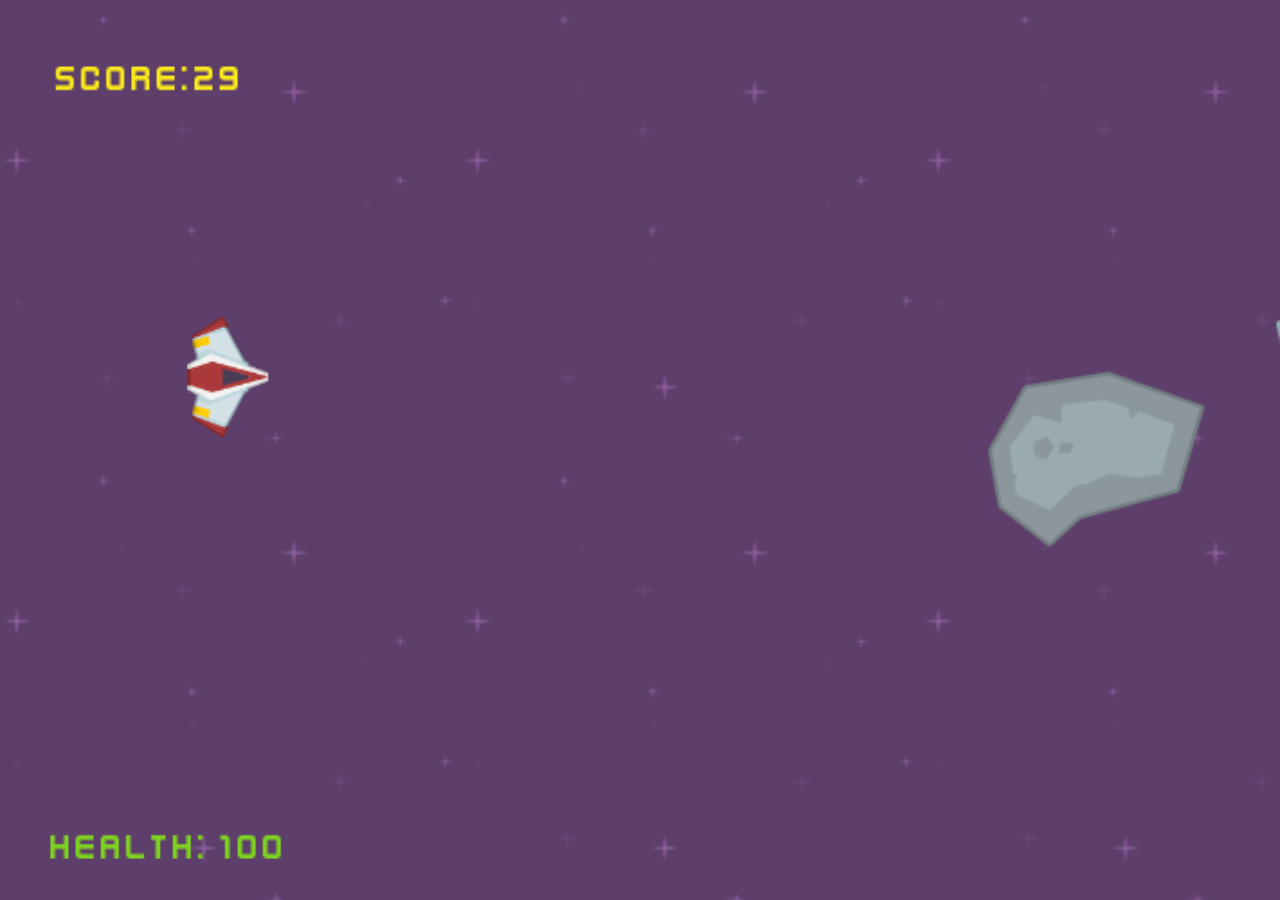
<file: juego/index.html>
<!DOCTYPE html>
<html>
<head>
    <meta charset="UTF-8"/>
    <link rel="manifest" href="manifest.webmanifest">

    <meta name="apple-mobile-web-app-capable" content="yes">
    <meta name="apple-mobile-web-app-status-bar-style" content="black-translucent">

    <meta name="theme-color" content="#000000" />
    <meta name="viewport" content="width=device-width, initial-scale=1.0, maximum-scale=1.0, user-scalable=no" />

	<style>
		body {
			margin: 0;
			padding: 0;
			background-color: #000000;
            overflow: hidden;
		}
        #canvasArea {
            margin-left: auto;
            margin-right: auto;
            overflow: hidden;
        }

        
	</style>
    <!-- Libs and GDJS core files : -->
		<script src="libs/jshashtable.js" crossorigin="anonymous"></script>
	<script src="logger.js" crossorigin="anonymous"></script>
	<script src="gd.js" crossorigin="anonymous"></script>
	<script src="libs/rbush.js" crossorigin="anonymous"></script>
	<script src="AsyncTasksManager.js" crossorigin="anonymous"></script>
	<script src="inputmanager.js" crossorigin="anonymous"></script>
	<script src="jsonmanager.js" crossorigin="anonymous"></script>
	<script src="Model3DManager.js" crossorigin="anonymous"></script>
	<script src="ResourceLoader.js" crossorigin="anonymous"></script>
	<script src="ResourceCache.js" crossorigin="anonymous"></script>
	<script src="timemanager.js" crossorigin="anonymous"></script>
	<script src="polygon.js" crossorigin="anonymous"></script>
	<script src="runtimeobject.js" crossorigin="anonymous"></script>
	<script src="profiler.js" crossorigin="anonymous"></script>
	<script src="RuntimeInstanceContainer.js" crossorigin="anonymous"></script>
	<script src="runtimescene.js" crossorigin="anonymous"></script>
	<script src="scenestack.js" crossorigin="anonymous"></script>
	<script src="force.js" crossorigin="anonymous"></script>
	<script src="RuntimeLayer.js" crossorigin="anonymous"></script>
	<script src="layer.js" crossorigin="anonymous"></script>
	<script src="RuntimeCustomObjectLayer.js" crossorigin="anonymous"></script>
	<script src="timer.js" crossorigin="anonymous"></script>
	<script src="runtimewatermark.js" crossorigin="anonymous"></script>
	<script src="runtimegame.js" crossorigin="anonymous"></script>
	<script src="variable.js" crossorigin="anonymous"></script>
	<script src="variablescontainer.js" crossorigin="anonymous"></script>
	<script src="oncetriggers.js" crossorigin="anonymous"></script>
	<script src="runtimebehavior.js" crossorigin="anonymous"></script>
	<script src="SpriteAnimator.js" crossorigin="anonymous"></script>
	<script src="spriteruntimeobject.js" crossorigin="anonymous"></script>
	<script src="affinetransformation.js" crossorigin="anonymous"></script>
	<script src="CustomRuntimeObjectInstanceContainer.js" crossorigin="anonymous"></script>
	<script src="CustomRuntimeObject.js" crossorigin="anonymous"></script>
	<script src="CustomRuntimeObject2D.js" crossorigin="anonymous"></script>
	<script src="indexeddb.js" crossorigin="anonymous"></script>
	<script src="events-tools/commontools.js" crossorigin="anonymous"></script>
	<script src="events-tools/variabletools.js" crossorigin="anonymous"></script>
	<script src="events-tools/runtimescenetools.js" crossorigin="anonymous"></script>
	<script src="events-tools/inputtools.js" crossorigin="anonymous"></script>
	<script src="events-tools/objecttools.js" crossorigin="anonymous"></script>
	<script src="events-tools/cameratools.js" crossorigin="anonymous"></script>
	<script src="events-tools/soundtools.js" crossorigin="anonymous"></script>
	<script src="events-tools/storagetools.js" crossorigin="anonymous"></script>
	<script src="events-tools/stringtools.js" crossorigin="anonymous"></script>
	<script src="events-tools/windowtools.js" crossorigin="anonymous"></script>
	<script src="events-tools/networktools.js" crossorigin="anonymous"></script>
	<script src="splash/gd-logo-light.js" crossorigin="anonymous"></script>
	<script src="pixi-renderers/pixi.js" crossorigin="anonymous"></script>
	<script src="pixi-renderers/pixi-filters-tools.js" crossorigin="anonymous"></script>
	<script src="pixi-renderers/runtimegame-pixi-renderer.js" crossorigin="anonymous"></script>
	<script src="pixi-renderers/runtimescene-pixi-renderer.js" crossorigin="anonymous"></script>
	<script src="pixi-renderers/layer-pixi-renderer.js" crossorigin="anonymous"></script>
	<script src="pixi-renderers/pixi-image-manager.js" crossorigin="anonymous"></script>
	<script src="pixi-renderers/pixi-bitmapfont-manager.js" crossorigin="anonymous"></script>
	<script src="pixi-renderers/spriteruntimeobject-pixi-renderer.js" crossorigin="anonymous"></script>
	<script src="pixi-renderers/CustomRuntimeObject2DPixiRenderer.js" crossorigin="anonymous"></script>
	<script src="pixi-renderers/DebuggerPixiRenderer.js" crossorigin="anonymous"></script>
	<script src="pixi-renderers/loadingscreen-pixi-renderer.js" crossorigin="anonymous"></script>
	<script src="pixi-renderers/pixi-effects-manager.js" crossorigin="anonymous"></script>
	<script src="howler-sound-manager/howler.min.js" crossorigin="anonymous"></script>
	<script src="howler-sound-manager/howler-sound-manager.js" crossorigin="anonymous"></script>
	<script src="fontfaceobserver-font-manager/fontfaceobserver.js" crossorigin="anonymous"></script>
	<script src="fontfaceobserver-font-manager/fontfaceobserver-font-manager.js" crossorigin="anonymous"></script>
	<script src="Extensions/DestroyOutsideBehavior/destroyoutsideruntimebehavior.js" crossorigin="anonymous"></script>
	<script src="Extensions/ParticleSystem/particleemitterobject-pixi-renderer.js" crossorigin="anonymous"></script>
	<script src="Extensions/ParticleSystem/particleemitterobject.js" crossorigin="anonymous"></script>
	<script src="Extensions/ParticleSystem/pixi-particles-pixi-renderer.min.js" crossorigin="anonymous"></script>
	<script src="Extensions/TextObject/textruntimeobject-pixi-renderer.js" crossorigin="anonymous"></script>
	<script src="Extensions/TextObject/textruntimeobject.js" crossorigin="anonymous"></script>
	<script src="Extensions/TiledSpriteObject/tiledspriteruntimeobject-pixi-renderer.js" crossorigin="anonymous"></script>
	<script src="Extensions/TiledSpriteObject/tiledspriteruntimeobject.js" crossorigin="anonymous"></script>
	<script src="gdjs-evtsext__firebullet__firebullet.js" crossorigin="anonymous"></script>
	<script src="gdjs-evtsext__flash__colortint-func.js" crossorigin="anonymous"></script>
	<script src="gdjs-evtsext__flash__flash.js" crossorigin="anonymous"></script>
	<script src="gdjs-evtsext__flash__istinted-func.js" crossorigin="anonymous"></script>
	<script src="gdjs-evtsext__flash__togglecolortint-func.js" crossorigin="anonymous"></script>
	<script src="gdjs-evtsext__flash__toggleeffect-func.js" crossorigin="anonymous"></script>
	<script src="gdjs-evtsext__flash__togglevisibility-func.js" crossorigin="anonymous"></script>
	<script src="gdjs-evtsext__health__health.js" crossorigin="anonymous"></script>
	<script src="gdjs-evtsext__stayonscreen__stayonscreen.js" crossorigin="anonymous"></script>
	<script src="object-capabilities/AnimatableBehavior.js" crossorigin="anonymous"></script>
	<script src="object-capabilities/EffectBehavior.js" crossorigin="anonymous"></script>
	<script src="object-capabilities/FlippableBehavior.js" crossorigin="anonymous"></script>
	<script src="object-capabilities/OpacityBehavior.js" crossorigin="anonymous"></script>
	<script src="object-capabilities/ResizableBehavior.js" crossorigin="anonymous"></script>
	<script src="object-capabilities/ScalableBehavior.js" crossorigin="anonymous"></script>
	<script src="object-capabilities/TextContainerBehavior.js" crossorigin="anonymous"></script>
	<script src="Extensions/3D/HemisphereLight.js" crossorigin="anonymous"></script>
	<script src="code0.js" crossorigin="anonymous"></script>
	<script src="code1.js" crossorigin="anonymous"></script>
	<script src="data.js" crossorigin="anonymous"></script>


</head>
<body>

    
	<script>

    (function() {
        //Initialization
        var game = new gdjs.RuntimeGame(gdjs.projectData, gdjs.runtimeGameOptions);

        //Create a renderer
        game.getRenderer().createStandardCanvas(document.body);

        //Bind keyboards/mouse/touch events
        game.getRenderer().bindStandardEvents(game.getInputManager(), window, document);

        //Load all assets and start the game
        game.loadAllAssets(function() {
            game.startGameLoop();
        });
    })();

	</script>
</body>
</html>
</file>
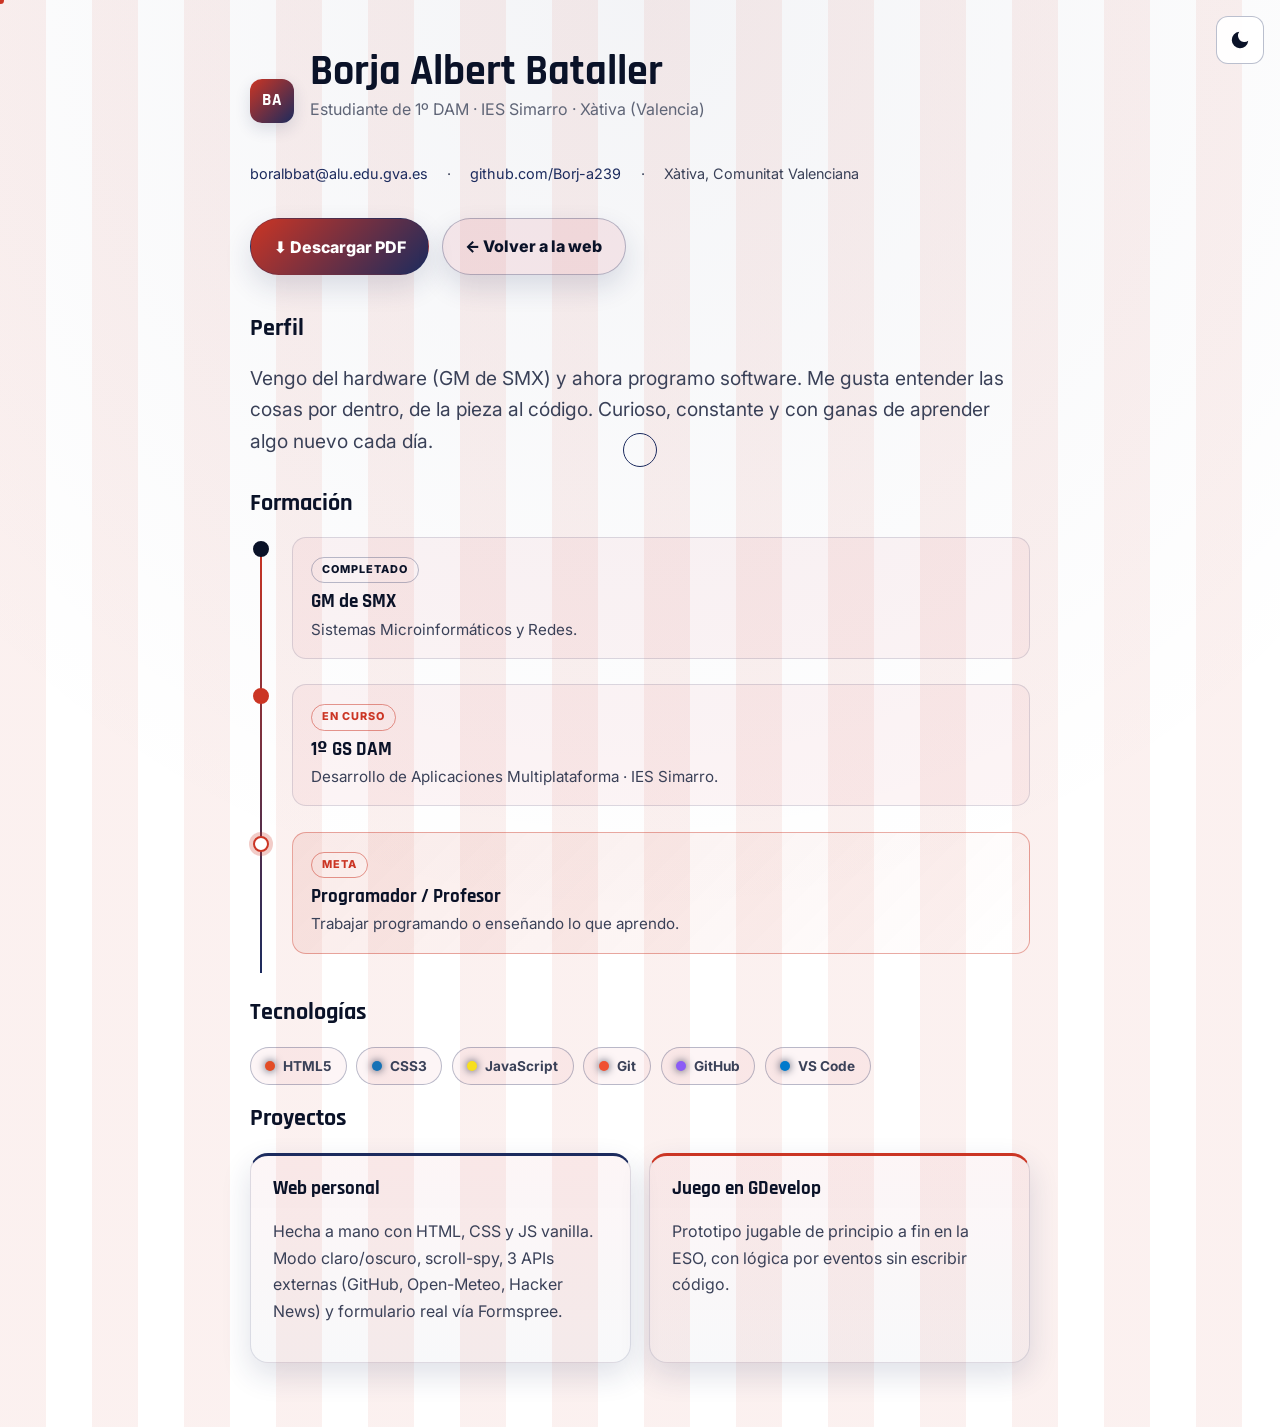
<file: cv.html>
<!DOCTYPE html>
<html lang="es" data-theme="dark">
<head>
  <meta charset="UTF-8" />
  <meta name="viewport" content="width=device-width, initial-scale=1.0" />
  <title>CV · Borja Albert Bataller</title>
  <meta name="description" content="Currículum de Borja Albert Bataller, estudiante de 1º DAM (IES Simarro). Formación, tecnologías y proyectos." />
  <meta property="og:type" content="profile" />
  <meta property="og:title" content="CV · Borja Albert Bataller" />
  <meta property="og:description" content="Currículum de 1º DAM: formación, tecnologías y proyectos." />
  <meta property="og:url" content="https://borj-a239.github.io/web-personal/cv.html" />
  <meta name="theme-color" content="#0a0a0f" />
  <link rel="icon" href="data:image/svg+xml,<svg xmlns='http://www.w3.org/2000/svg' viewBox='0 0 64 64'><rect width='64' height='64' rx='14' fill='%23d4ff00'/><text x='50%25' y='54%25' font-family='Arial' font-size='30' font-weight='900' fill='black' text-anchor='middle' dominant-baseline='middle'>BA</text></svg>" />
  <link rel="preconnect" href="https://fonts.googleapis.com" />
  <link rel="preconnect" href="https://fonts.gstatic.com" crossorigin />
  <link href="https://fonts.googleapis.com/css2?family=Inter:wght@400;500;700&family=Rajdhani:wght@500;600;700&display=swap" rel="stylesheet" />
  <link rel="stylesheet" href="styles.css" />
  <script>
    (function () {
      var t;
      try {
        t = localStorage.getItem("theme");
        if (!t) t = window.matchMedia("(prefers-color-scheme: light)").matches ? "light" : "dark";
      } catch (e) { t = "dark"; }
      document.documentElement.dataset.theme = t;
      document.documentElement.classList.add("js");
      var m = document.querySelector('meta[name="theme-color"]');
      if (m) m.setAttribute("content", t === "light" ? "#ffffff" : "#0a0a0f");
      var bg = t === "light" ? "%23cb3524" : "%23d4ff00";
      var tx = t === "light" ? "white" : "black";
      var l = document.querySelector('link[rel="icon"]');
      if (l) l.href = "data:image/svg+xml,<svg xmlns='http://www.w3.org/2000/svg' viewBox='0 0 64 64'><rect width='64' height='64' rx='14' fill='" + bg + "'/><text x='50%25' y='54%25' font-family='Arial' font-size='30' font-weight='900' fill='" + tx + "' text-anchor='middle' dominant-baseline='middle'>BA</text></svg>";
    })();
  </script>
  <script src="layout.js" defer></script>
  <style>
    .cv-wrap { max-width: 820px; margin: 0 auto; padding: 3rem 1.25rem 4rem; }
    .cv-head { display: flex; align-items: center; gap: 1rem; flex-wrap: wrap; margin-bottom: .5rem; }
    .cv-head h1 { margin: 0; font-size: clamp(1.8rem, 5vw, 2.6rem); }
    .cv-sub { color: var(--muted); margin: 0 0 2rem; }
    .cv-contact { display: flex; flex-wrap: wrap; gap: .6rem 1.2rem; margin: 0 0 2rem; font-size: .9rem; color: var(--text-soft); }
    .cv-contact a { color: var(--accent-2); text-decoration: none; }
    .cv-actions { display: flex; gap: .8rem; flex-wrap: wrap; margin: 1.5rem 0 2.5rem; }
    /* Arreglament: sense IntersectionObserver, forçar visibilitat de timeline i cards */
    .card, .tl-item { opacity: 1 !important; transform: none !important; }
    @media print {
      .skip-link, .cursor-dot, .cursor-ring, .theme-toggle, .cv-actions, .bottom-nav { display: none !important; }
      body { background: #fff !important; color: #000 !important; }
      .cv-wrap { padding: 0; }
      .card, .tl-content { box-shadow: none !important; border-color: #ccc !important; }
    }
  </style>
</head>
<body>
  <main class="cv-wrap" id="contenido">
    <div class="cv-head">
      <span class="monogram" aria-hidden="true">BA</span>
      <div>
        <h1>Borja Albert Bataller</h1>
        <p class="cv-sub">Estudiante de 1º DAM · IES Simarro · Xàtiva (Valencia)</p>
      </div>
    </div>

    <p class="cv-contact">
      <a href="mailto:boralbbat@alu.edu.gva.es">boralbbat@alu.edu.gva.es</a>
      <span>·</span>
      <a href="https://github.com/Borj-a239" target="_blank" rel="noopener">github.com/Borj-a239</a>
      <span>·</span>
      <span>Xàtiva, Comunitat Valenciana</span>
    </p>

    <div class="cv-actions">
      <button class="btn" type="button" onclick="window.print()">⬇ Descargar PDF</button>
      <a class="btn btn-ghost" href="index.html">← Volver a la web</a>
    </div>

    <section aria-labelledby="cv-perfil">
      <h2 id="cv-perfil">Perfil</h2>
      <p class="section-intro">Vengo del hardware (GM de SMX) y ahora programo software. Me gusta entender las cosas por dentro, de la pieza al código. Curioso, constante y con ganas de aprender algo nuevo cada día.</p>
    </section>

    <section aria-labelledby="cv-formacion">
      <h2 id="cv-formacion">Formación</h2>
      <ol class="timeline">
        <li class="tl-item done"><span class="tl-dot"></span><div class="tl-content"><span class="tl-tag">Completado</span><h3>GM de SMX</h3><p>Sistemas Microinformáticos y Redes.</p></div></li>
        <li class="tl-item current"><span class="tl-dot"></span><div class="tl-content"><span class="tl-tag">En curso</span><h3>1º GS DAM</h3><p>Desarrollo de Aplicaciones Multiplataforma · IES Simarro.</p></div></li>
        <li class="tl-item goal"><span class="tl-dot"></span><div class="tl-content"><span class="tl-tag">Meta</span><h3>Programador / Profesor</h3><p>Trabajar programando o enseñando lo que aprendo.</p></div></li>
      </ol>
    </section>

    <section aria-labelledby="cv-tech">
      <h2 id="cv-tech">Tecnologías</h2>
      <ul class="badges">
        <li class="badge-tech"><span class="badge-dot" style="background:#E34C26"></span>HTML5</li>
        <li class="badge-tech"><span class="badge-dot" style="background:#1572B6"></span>CSS3</li>
        <li class="badge-tech"><span class="badge-dot" style="background:#F7DF1E"></span>JavaScript</li>
        <li class="badge-tech"><span class="badge-dot" style="background:#F05032"></span>Git</li>
        <li class="badge-tech"><span class="badge-dot" style="background:#8b5cf6"></span>GitHub</li>
        <li class="badge-tech"><span class="badge-dot" style="background:#007ACC"></span>VS Code</li>
      </ul>
    </section>

    <section aria-labelledby="cv-proyectos">
      <h2 id="cv-proyectos">Proyectos</h2>
      <div class="grid">
        <article class="card azul"><h3>Web personal</h3><p>Hecha a mano con HTML, CSS y JS vanilla. Modo claro/oscuro, scroll-spy, 3 APIs externas (GitHub, Open-Meteo, Hacker News) y formulario real vía Formspree.</p></article>
        <article class="card rojo"><h3>Juego en GDevelop</h3><p>Prototipo jugable de principio a fin en la ESO, con lógica por eventos sin escribir código.</p></article>
      </div>
    </section>
  </main>
</body>
</html>
</file>
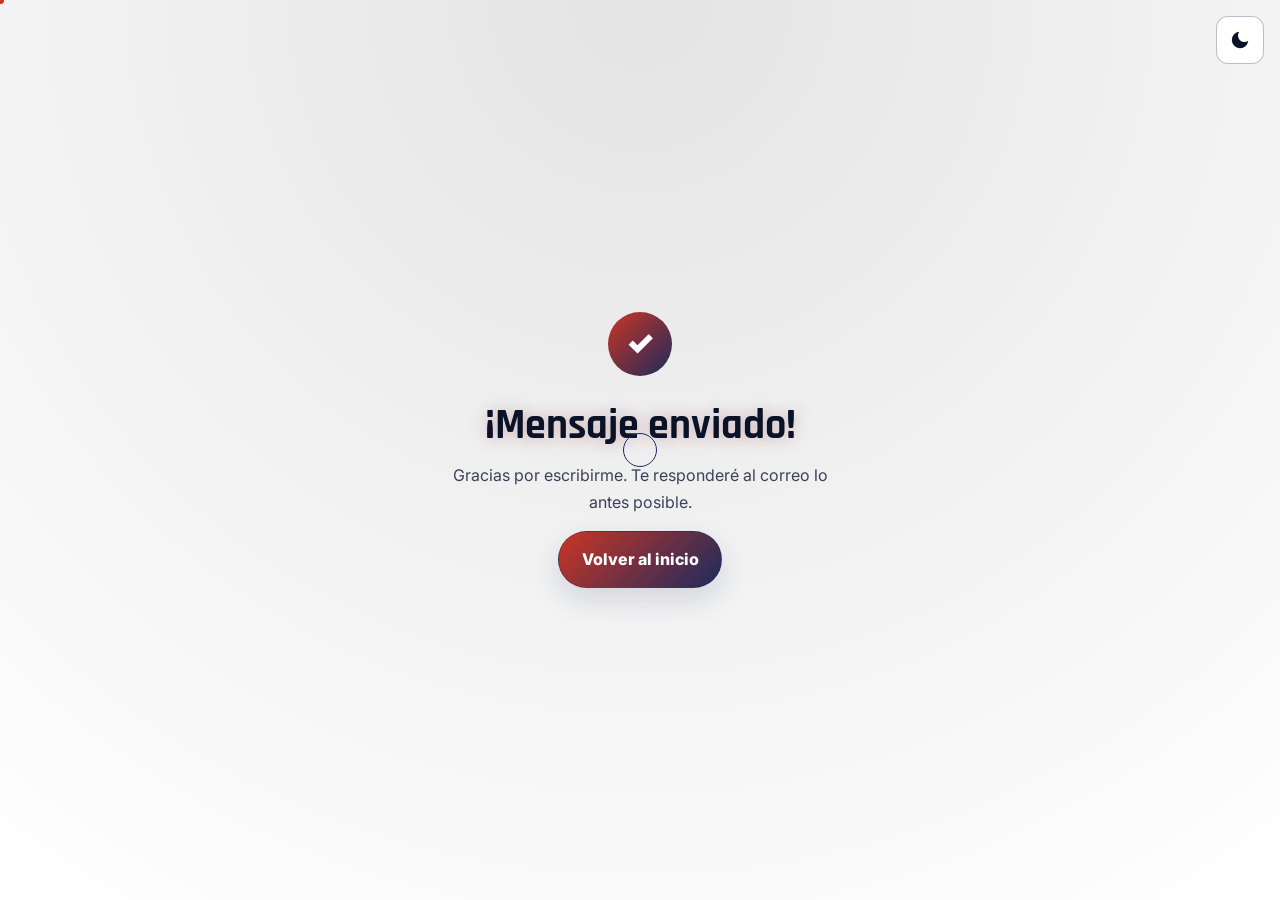
<file: gracias.html>
<!DOCTYPE html>
<html lang="es" data-theme="dark">
<head>
  <meta charset="UTF-8" />
  <meta name="viewport" content="width=device-width, initial-scale=1.0" />
  <title>Gracias · Mensaje enviado</title>
  <meta name="description" content="Mensaje enviado correctamente. Gracias por escribirme." />
  <meta property="og:type" content="website" />
  <meta property="og:title" content="Gracias · Mensaje enviado" />
  <meta property="og:description" content="Tu mensaje se ha enviado correctamente." />
  <meta name="theme-color" content="#0a0a0f" />
  <link rel="icon" href="data:image/svg+xml,<svg xmlns='http://www.w3.org/2000/svg' viewBox='0 0 64 64'><rect width='64' height='64' rx='14' fill='%23d4ff00'/><text x='50%25' y='54%25' font-family='Arial' font-size='30' font-weight='900' fill='black' text-anchor='middle' dominant-baseline='middle'>BA</text></svg>" />
  <link rel="preconnect" href="https://fonts.googleapis.com" />
  <link rel="preconnect" href="https://fonts.gstatic.com" crossorigin />
  <link href="https://fonts.googleapis.com/css2?family=Inter:wght@400;500;700&family=Rajdhani:wght@500;600;700&display=swap" rel="stylesheet" />
  <link rel="stylesheet" href="styles.css" />
  <script>
    (function(){var t;try{t=localStorage.getItem("theme");if(!t)t=window.matchMedia("(prefers-color-scheme: light)").matches?"light":"dark";}catch(e){t="dark";}document.documentElement.dataset.theme=t;document.documentElement.classList.add("js");var m=document.querySelector('meta[name="theme-color"]');if(m)m.setAttribute("content",t==="light"?"#ffffff":"#0a0a0f");})();
  </script>
  <script src="layout.js" defer></script>
</head>
<body>
  <div class="notfound" id="contenido">
    <div class="thanks-icon">✓</div>
    <h1 class="nf-title">¡Mensaje enviado!</h1>
    <p class="nf-msg">Gracias por escribirme. Te responderé al correo lo antes posible.</p>
    <div class="hero-actions">
      <a class="btn" href="index.html">Volver al inicio</a>
    </div>
  </div>
</body>
</html>
</file>
<file: styles.css>
/* ===== TEMA OSCUR: NEGRE + GROC FLUORESCENT ===== */
:root,
:root[data-theme="dark"] {
  --bg: #000000;
  --bg-2: #050505;
  --glow-1: rgba(212, 255, 0, 0.22);
  --glow-2: rgba(255, 255, 255, 0.10);
  --grid: rgba(255, 255, 255, 0.05);
  --surface: rgba(255, 255, 255, 0.05);
  --surface-2: rgba(255, 255, 255, 0.02);
  --surface-hover: rgba(255, 255, 255, 0.08);
  --border: rgba(255, 255, 255, 0.10);
  --border-strong: rgba(255, 255, 255, 0.20);
  --panel-bg: rgba(6, 6, 6, 0.92);
  --panel-border: rgba(255, 255, 255, 0.08);
  --text: #f5f5f5;
  --text-soft: #d4d4d4;
  --muted: #9a9a9a;
  --accent: #d4ff00;
  --accent-2: #ffffff;
  --on-accent: #000000;
  --shadow: rgba(0, 0, 0, 0.5);
  --loader-bg: #000000;
  --kbd-bg: rgba(255, 255, 255, 0.06);
  --title-glow: 0 0 24px rgba(212, 255, 0, 0.30), 0 0 14px rgba(212, 255, 0, 0.16);
  --title-glow-strong: 0 0 26px rgba(212, 255, 0, 0.50), 0 0 14px rgba(212, 255, 0, 0.28);
  --brand-grad: linear-gradient(135deg, var(--accent), var(--accent-2));
  --pulse-ring: rgba(212, 255, 0, 0.60);
  --pulse-ring-0: rgba(212, 255, 0, 0.00);
  --gh0:#161b22; --gh1:#0e4429; --gh2:#006d32; --gh3:#26a641; --gh4:#39d353;
}

/* ===== TEMA CLAR: ATLÈTIC DE MADRID (1ª EQUIPACIÓ) ===== */
:root[data-theme="light"] {
  --bg: #ffffff;
  --bg-2: #ffffff;
  --glow-1: rgba(200, 16, 46, 0.14);
  --glow-2: rgba(28, 43, 94, 0.12);
  --grid: rgba(28, 43, 94, 0.05);
  --surface: rgba(200, 16, 46, 0.04);
  --surface-2: rgba(28, 43, 94, 0.03);
  --surface-hover: rgba(200, 16, 46, 0.08);
  --border: rgba(28, 43, 94, 0.14);
  --border-strong: rgba(28, 43, 94, 0.30);
  --panel-bg: rgba(255, 255, 255, 0.94);
  --panel-border: rgba(28, 43, 94, 0.14);
  --text: #0a1228;
  --text-soft: #3a4158;
  --muted: #5f6577;
  --accent: #cb3524;
  --accent-2: #1c2b5e;
  --on-accent: #ffffff;
  --shadow: rgba(28, 43, 94, 0.14);
  --loader-bg: #ffffff;
  --kbd-bg: rgba(28, 43, 94, 0.06);
  --title-glow: 0 2px 18px rgba(203, 53, 36, 0.22), 0 0 16px rgba(28, 43, 94, 0.12);
  --title-glow-strong: 0 0 40px rgba(203, 53, 36, 0.55), 0 0 28px rgba(28, 43, 94, 0.30);
  --brand-grad: linear-gradient(135deg, var(--accent), var(--accent-2));
  --pulse-ring: rgba(203, 53, 36, 0.60);
  --pulse-ring-0: rgba(203, 53, 36, 0.00);
  --gh0:#f3e3e3; --gh1:#f0b6b6; --gh2:#e06a6a; --gh3:#cb3524; --gh4:#7a0a1c;
}

:root {
  --font-display: "Rajdhani", system-ui, sans-serif;
  --font-body: "Inter", system-ui, sans-serif;
}

* { box-sizing: border-box; }
html { scroll-behavior: smooth; }

body {
  margin: 0;
  background: var(--bg);
  background: radial-gradient(circle at top, color-mix(in srgb, var(--bg) 88%, #1a1a24), var(--bg));
  color: var(--text);
  font-family: var(--font-body);
  line-height: 1.65;
  overflow-x: hidden;
  transition: background 0.4s ease, color 0.4s ease;
}

:root[data-theme="light"] body {
  background:
    repeating-linear-gradient(90deg,
      rgba(203, 53, 36, 0.07) 0 46px,
      rgba(255, 255, 255, 0) 46px 92px),
    radial-gradient(circle at top, rgba(28, 43, 94, 0.05), transparent 60%),
    #ffffff;
}

a { color: var(--accent-2); }
h1, h2, h3 { line-height: 1.15; font-family: var(--font-display); }
code {
  font-family: ui-monospace, "SF Mono", "Cascadia Code", Consolas, monospace;
  font-size: 0.85em; padding: 0.1em 0.4em; border-radius: 6px;
  background: var(--kbd-bg); color: var(--text); border: 1px solid var(--border);
}
kbd {
  font-family: inherit; font-size: 0.72rem; font-weight: 700; padding: 2px 6px;
  border: 1px solid var(--border-strong); border-bottom-width: 2px; border-radius: 6px;
  background: var(--kbd-bg); color: var(--text);
}

/* [C1] utilitat d'accessibilitat: text només per a lectors de pantalla */
.sr-only {
  position: absolute; width: 1px; height: 1px; padding: 0; margin: -1px;
  overflow: hidden; clip: rect(0 0 0 0); white-space: nowrap; border: 0;
}

.skip-link {
  position: absolute; top: 0; left: -9999px; background: var(--accent); color: var(--on-accent);
  padding: 0.75rem 1rem; z-index: 1000; border-radius: 0 0 10px 10px; font-weight: 700; text-decoration: none;
}
.skip-link:focus { left: 0; }

.scroll-progress { position: fixed; top: 0; left: 0; right: 0; height: 3px; z-index: 205; background: transparent; }
.scroll-progress span { display: block; height: 100%; width: 0; background: var(--brand-grad); box-shadow: 0 0 8px var(--accent); transition: width 0.1s linear; }

.monogram {
  display: inline-grid; place-items: center;
  width: 44px; height: 44px; border-radius: 12px;
  background: var(--brand-grad); color: var(--on-accent);
  font-family: var(--font-display); font-weight: 700; font-size: 1.05rem; letter-spacing: 0.05em;
  box-shadow: 0 6px 16px var(--shadow); flex: none;
}
.monogram-sm { width: 34px; height: 34px; font-size: 0.9rem; border-radius: 10px; }

.cursor-dot, .cursor-ring {
  position: fixed; top: 0; left: 0; z-index: 9999; pointer-events: none;
  border-radius: 50%; opacity: 0; transition: opacity 0.2s ease;
}
.cursor-dot { width: 7px; height: 7px; background: var(--accent); margin: -3.5px 0 0 -3.5px; }
.cursor-ring {
  width: 34px; height: 34px; border: 1.5px solid var(--accent-2);
  margin: -17px 0 0 -17px; transition: width 0.2s ease, height 0.2s ease, border-color 0.2s ease, opacity 0.2s ease;
}
.cursor-ring.is-hover { width: 52px; height: 52px; border-color: var(--accent); }
@media (pointer: fine) {
  body { cursor: none; }
  a, button, .copy-btn, .car-btn, .nav-link, .bottom-link, .social a, .bot-launcher, .bot-close, .bot-send, .bot-chip, .bot-action { cursor: none; }
  input, textarea, label, select { cursor: text; }
  .cursor-dot, .cursor-ring { opacity: 1; }
}

.loader { position: fixed; inset: 0; z-index: 200; display: grid; place-items: center; background: var(--loader-bg); transition: opacity 0.5s ease, visibility 0.5s ease; }
.loader.hide { opacity: 0; visibility: hidden; }
.loader-inner { text-align: center; display: grid; justify-items: center; gap: 0.4rem; }
.loader-logo { display: inline-grid; place-items: center; width: 64px; height: 64px; font-size: 1.6rem; font-weight: 900; letter-spacing: 0.08em; color: var(--accent); text-shadow: 0 0 24px var(--accent); animation: blink 1s steps(2) infinite; }
.loader-text { display: block; margin: 0.6rem 0 1rem; font-size: 0.8rem; letter-spacing: 0.35em; color: var(--text-soft); }
.loader-bar { width: 220px; height: 6px; margin: 0 auto; border-radius: 999px; background: var(--border-strong); overflow: hidden; }
.loader-bar span { display: block; height: 100%; width: 0; border-radius: 999px; background: linear-gradient(90deg, var(--accent), var(--accent-2)); transition: width 0.3s ease; }

.curtain { position: fixed; left: 0; bottom: 0; width: 100%; height: 100%; z-index: 120; background: linear-gradient(180deg, var(--accent-2), var(--accent)); transform: translateY(100%); pointer-events: none; }
.curtain.cover { transform: translateY(0); transition: transform 0.4s cubic-bezier(0.7, 0, 0.3, 1); }
.curtain.reveal { transform: translateY(-100%); transition: transform 0.45s cubic-bezier(0.7, 0, 0.3, 1); }

/* [C1] el to-top puja per no xocar amb el botó del xatbot (amb dos apilats a la dreta) */
.to-top { position: fixed; right: 1.25rem; bottom: 6.5rem; z-index: 30; width: 46px; height: 46px; border: 1px solid var(--border-strong); border-radius: 50%; background: var(--panel-bg); color: var(--text); font-size: 1.2rem; font-weight: 800; cursor: pointer; opacity: 0; visibility: hidden; transform: translateY(12px); transition: opacity 0.3s ease, transform 0.3s ease, visibility 0.3s ease, background 0.2s ease, border-color 0.2s ease; }
.to-top.show { opacity: 1; visibility: visible; transform: none; }
.to-top:hover, .to-top:focus-visible { background: var(--accent); border-color: var(--accent); color: var(--on-accent); transform: translateY(-3px); }

.theme-toggle { position: fixed; top: 1rem; right: 1rem; z-index: 60; width: 48px; height: 48px; display: grid; place-content: center; border: 1px solid var(--border-strong); border-radius: 12px; background: var(--panel-bg); color: var(--text); cursor: pointer; transition: border-color 0.2s ease, transform 0.2s ease, color 0.2s ease; }
.theme-toggle:hover, .theme-toggle:focus-visible { border-color: var(--accent); color: var(--accent); transform: translateY(-2px) rotate(15deg); }
.theme-toggle .icon { width: 22px; height: 22px; display: block; }
.theme-toggle .icon-moon { display: none; }
:root[data-theme="light"] .theme-toggle .icon-sun { display: none; }
:root[data-theme="light"] .theme-toggle .icon-moon { display: block; }

.menu-toggle { position: fixed; top: 1rem; left: 1rem; z-index: 60; width: 48px; height: 48px; display: grid; place-items: center; padding: 0; border: 1px solid var(--border-strong); border-radius: 12px; background: var(--panel-bg); cursor: pointer; transition: border-color 0.2s ease, transform 0.2s ease, left 0.35s ease; }
.menu-toggle:hover, .menu-toggle:focus-visible { border-color: var(--accent); transform: translateY(-2px); }
.menu-toggle .bars, .menu-toggle .x { grid-area: 1 / 1; }
.menu-toggle .bars { display: grid; gap: 5px; opacity: 1; transform: scale(1); transition: opacity 0.3s ease, transform 0.3s ease; }
.menu-toggle .bars span { display: block; width: 20px; height: 2px; border-radius: 2px; background: var(--text); }
.menu-toggle .x { position: relative; width: 22px; height: 22px; opacity: 0; transform: scale(0.6) rotate(-90deg); transition: opacity 0.3s ease, transform 0.3s ease; }
.menu-toggle .x::before, .menu-toggle .x::after { content: ""; position: absolute; top: 50%; left: 50%; width: 22px; height: 2px; border-radius: 2px; background: var(--accent); }
.menu-toggle .x::before { transform: translate(-50%, -50%) rotate(45deg); }
.menu-toggle .x::after  { transform: translate(-50%, -50%) rotate(-45deg); }
@media (max-width: 899px) {
  body.sidebar-open .menu-toggle .bars { opacity: 0; transform: scale(0.6); }
  body.sidebar-open .menu-toggle .x { opacity: 1; transform: scale(1) rotate(0); }
}
@media (min-width: 900px) {
  .menu-toggle .bars { opacity: 0; transform: scale(0.6); }
  .menu-toggle .x { opacity: 1; transform: scale(1) rotate(0); }
  body.sidebar-collapsed .menu-toggle .bars { opacity: 1; transform: scale(1); }
  body.sidebar-collapsed .menu-toggle .x { opacity: 0; transform: scale(0.6) rotate(-90deg); }
}

.sidebar { position: fixed; top: 0; left: 0; z-index: 50; width: var(--sidebar-width, 264px); height: 100vh; display: flex; flex-direction: column; background: var(--panel-bg); backdrop-filter: blur(8px); border-right: 1px solid var(--panel-border); transform: translateX(-100%); transition: transform 0.4s cubic-bezier(0.22, 1, 0.36, 1), width 0.4s ease; }
.sidebar-head { display: flex; align-items: center; gap: 0.6rem; padding: 1.4rem 1.1rem; border-bottom: 1px solid var(--panel-border); }
.sidebar-brand { font-weight: 800; letter-spacing: 0.16em; text-transform: uppercase; font-size: 0.82rem; color: var(--text); white-space: nowrap; }
.sidebar-close { margin-left: auto; border: none; background: transparent; color: var(--text-soft); font-size: 1.1rem; cursor: pointer; display: none; transition: color 0.2s ease, transform 0.2s ease; }
.sidebar-close:hover, .sidebar-close:focus-visible { color: var(--accent); transform: rotate(90deg); }
.sidebar-nav { list-style: none; margin: 0; padding: 0.9rem 0.7rem; display: grid; gap: 0.35rem; overflow-y: auto; }
.nav-link { position: relative; display: flex; align-items: center; gap: 0.9rem; padding: 0.75rem 0.85rem; border-radius: 12px; text-decoration: none; color: var(--text-soft); border: 1px solid transparent; transition: background 0.25s ease, color 0.25s ease, border-color 0.25s ease, padding-left 0.25s ease; }
.nav-link::before { content: ""; position: absolute; left: 0; top: 50%; width: 3px; height: 0; border-radius: 3px; background: linear-gradient(var(--accent), var(--accent-2)); transform: translateY(-50%); transition: height 0.25s ease; }
.nav-link .num { font-size: 0.72rem; font-weight: 800; letter-spacing: 0.08em; color: var(--text-soft); min-width: 22px; transition: color 0.25s ease, transform 0.25s ease; }
.nav-link .label { font-weight: 600; white-space: nowrap; overflow: hidden; }
.nav-link:hover, .nav-link:focus-visible { background: var(--surface-hover); color: var(--text); padding-left: 1.15rem; }
.nav-link:hover::before, .nav-link.active::before { height: 60%; }
.nav-link.active { background: linear-gradient(135deg, color-mix(in srgb, var(--accent) 16%, transparent), color-mix(in srgb, var(--accent-2) 16%, transparent)); color: var(--text); border-color: color-mix(in srgb, var(--accent-2) 45%, transparent); }
.nav-link.active .num { color: var(--accent); transform: scale(1.15); }
.sidebar-foot { margin-top: auto; padding: 1.1rem; border-top: 1px solid var(--panel-border); display: flex; align-items: center; gap: 0.6rem; font-size: 0.78rem; color: var(--text-soft); white-space: nowrap; }
.sidebar-foot .dot { width: 8px; height: 8px; border-radius: 50%; background: var(--accent); flex: none; animation: pulse 1.8s ease-in-out infinite; }
.overlay { position: fixed; inset: 0; z-index: 40; background: rgba(0, 0, 0, 0.6); opacity: 0; visibility: hidden; transition: opacity 0.3s ease, visibility 0.3s ease; }

.hero { min-height: 78vh; min-height: 78dvh; display: grid; place-items: center; text-align: center; padding: 5rem 1.25rem; position: relative; overflow: hidden; border-bottom: 1px solid var(--border); }
.hero::before { content: ""; position: absolute; inset: 0; background: radial-gradient(circle at 15% 20%, var(--glow-1), transparent 35%), radial-gradient(circle at 85% 80%, var(--glow-2), transparent 35%); pointer-events: none; animation: bgShift 12s ease-in-out infinite alternate; }
.hero::after { content: ""; position: absolute; inset: 0; background-image: linear-gradient(var(--grid) 1px, transparent 1px), linear-gradient(90deg, var(--grid) 1px, transparent 1px); background-size: 42px 42px; opacity: 0.45; pointer-events: none; }
.hero-particles { position: absolute; inset: 0; z-index: 0; pointer-events: none; }
.hero-content { position: relative; z-index: 1; max-width: 850px; }
.hero-content > * { opacity: 0; animation: heroIn 0.9s cubic-bezier(0.22, 1, 0.36, 1) forwards; }
.hero-content .badge { animation-delay: 0.1s; }
.hero-content h1 { animation-delay: 0.25s; }
.hero-content .tagline { animation-delay: 0.4s; }
.hero-content .hero-actions { animation-delay: 0.55s; }
.badge { display: inline-block; margin: 0 0 1rem; padding: 0.5rem 0.9rem; border: 1px solid var(--border-strong); border-radius: 999px; background: var(--surface); color: var(--text-soft); font-size: 0.78rem; text-transform: uppercase; letter-spacing: 0.14em; }
.hero h1 { margin: 0 0 1rem; font-size: clamp(2.75rem, 9vw, 5.5rem); color: var(--text); text-shadow: var(--title-glow); animation: heroIn 0.9s cubic-bezier(0.22, 1, 0.36, 1) 0.25s forwards; }.tagline { margin: 0 auto 2rem; color: var(--text-soft); font-size: clamp(1.05rem, 2.5vw, 1.25rem); min-height: 3.2rem; }
.hero-actions { display: flex; gap: 0.85rem; justify-content: center; flex-wrap: wrap; }
.btn { position: relative; overflow: hidden; display: inline-flex; align-items: center; gap: 0.5rem; padding: 0.9rem 1.4rem; border-radius: 999px; text-decoration: none; font-weight: 800; color: var(--on-accent); border: 1px solid var(--border-strong); background: var(--brand-grad); box-shadow: 0 12px 28px var(--shadow); cursor: pointer; font-size: 1rem; font-family: inherit; transition: transform 0.2s ease, box-shadow 0.2s ease; }
.btn::after { content: ""; position: absolute; top: 0; left: -120%; width: 60%; height: 100%; background: linear-gradient(120deg, transparent, rgba(255, 255, 255, 0.35), transparent); transform: skewX(-20deg); transition: left 0.5s ease; }
.btn:hover::after, .btn:focus-visible::after { left: 130%; }
.btn:hover, .btn:focus-visible { transform: translateY(-3px) scale(1.03); box-shadow: 0 16px 34px var(--shadow); }
.btn-ghost { background: var(--surface-hover); color: var(--text); }
.scroll-hint { position: absolute; bottom: 1.5rem; left: 50%; transform: translateX(-50%); z-index: 1; opacity: 0; animation: heroIn 0.8s ease 0.9s forwards; }
.mouse { display: block; width: 24px; height: 40px; border: 2px solid var(--border-strong); border-radius: 14px; position: relative; }
.wheel { position: absolute; top: 7px; left: 50%; width: 4px; height: 8px; margin-left: -2px; border-radius: 4px; background: var(--accent); animation: wheel 1.6s ease-in-out infinite; }

.section { max-width: 1080px; margin: 0 auto; padding: 4.25rem 1.25rem; scroll-margin-top: 1rem; }
.section h2 { margin: 0 0 1.75rem; font-size: clamp(1.8rem, 4vw, 2.6rem); color: var(--text); }
.section h2::after { content: ""; display: block; width: 92px; height: 4px; margin-top: 0.7rem; border-radius: 999px; background: linear-gradient(90deg, var(--accent), var(--accent-2)); transform: scaleX(0); transform-origin: left; transition: transform 0.7s cubic-bezier(0.22, 1, 0.36, 1) 0.15s; }
.reveal.visible h2::after { transform: scaleX(1); }
.section-intro { margin: 0 0 2rem; color: var(--text-soft); font-size: clamp(1.05rem, 2vw, 1.2rem); max-width: 72ch; }
.grid { display: grid; grid-template-columns: repeat(auto-fit, minmax(250px, 1fr)); gap: 1.1rem; }
.card { background: linear-gradient(180deg, var(--surface), var(--surface-2)); border: 1px solid var(--border); border-radius: 18px; padding: 1.4rem; box-shadow: 0 12px 30px var(--shadow); opacity: 0; transform: translateY(24px); transition: opacity 0.6s ease, transform 0.6s cubic-bezier(0.22, 1, 0.36, 1), box-shadow 0.3s ease, border-color 0.3s ease; }
.reveal.visible .card { opacity: 1; transform: none; }
.reveal.visible .card:nth-child(1) { transition-delay: 0.1s; }
.reveal.visible .card:nth-child(2) { transition-delay: 0.22s; }
.reveal.visible .card:nth-child(3) { transition-delay: 0.34s; }
.card:hover { transform: translateY(-6px); border-color: var(--border-strong); box-shadow: 0 18px 40px var(--shadow); }
.card.azul:hover { border-color: color-mix(in srgb, var(--accent-2) 60%, transparent); }
.card.rojo:hover { border-color: color-mix(in srgb, var(--accent) 60%, transparent); }
.card h3 { margin-top: 0; color: var(--text); }
.card p, .card li { color: var(--text-soft); }
.card ul { margin: 0; padding-left: 1.2rem; }
.card.azul { border-top: 3px solid var(--accent-2); }
.card.rojo { border-top: 3px solid var(--accent); }

.timeline { list-style: none; margin: 0; padding: 0; position: relative; }
.timeline::before { content: ""; position: absolute; top: 6px; bottom: 6px; left: 10px; width: 2px; background: linear-gradient(180deg, var(--accent), var(--accent-2)); }
.tl-item { position: relative; padding: 0 0 1.6rem 2.6rem; opacity: 0; transform: translateX(-16px); transition: opacity 0.55s ease, transform 0.55s cubic-bezier(0.22, 1, 0.36, 1); }
.reveal.visible .tl-item { opacity: 1; transform: none; }
.reveal.visible .tl-item:nth-child(1) { transition-delay: 0.05s; }
.reveal.visible .tl-item:nth-child(2) { transition-delay: 0.16s; }
.reveal.visible .tl-item:nth-child(3) { transition-delay: 0.27s; }
.reveal.visible .tl-item:nth-child(4) { transition-delay: 0.38s; }
.reveal.visible .tl-item:nth-child(5) { transition-delay: 0.49s; }
.tl-dot { position: absolute; left: 3px; top: 4px; width: 16px; height: 16px; border-radius: 50%; background: var(--bg); border: 2px solid var(--text-soft); transition: transform 0.25s ease; }
.tl-item:hover .tl-dot { transform: scale(1.2); }
.tl-item.done .tl-dot { border-color: var(--text); background: var(--text); }
.tl-item.current .tl-dot { border-color: var(--accent); background: var(--accent); animation: pulse 1.8s ease-in-out infinite; }
.tl-item.goal .tl-dot { border-color: var(--accent); background: var(--bg); box-shadow: 0 0 0 4px color-mix(in srgb, var(--accent) 25%, transparent); }
.tl-content { background: var(--surface); border: 1px solid var(--border); border-radius: 14px; padding: 1rem 1.15rem; transition: border-color 0.25s ease, transform 0.25s ease, background 0.25s ease; }
.tl-item:hover .tl-content { border-color: var(--accent); transform: translateX(4px); }
.tl-item.goal .tl-content { border-color: color-mix(in srgb, var(--accent) 40%, transparent); background: linear-gradient(135deg, color-mix(in srgb, var(--accent) 10%, transparent), transparent); }
.tl-tag { display: inline-block; font-size: 0.68rem; font-weight: 800; letter-spacing: 0.1em; text-transform: uppercase; padding: 0.2rem 0.6rem; border-radius: 999px; border: 1px solid var(--border-strong); color: var(--text-soft); margin-bottom: 0.5rem; }
.tl-item.done .tl-tag { color: var(--text); }
.tl-item.current .tl-tag, .tl-item.goal .tl-tag { color: var(--accent); border-color: color-mix(in srgb, var(--accent) 50%, transparent); }
.tl-content h3 { margin: 0 0 0.25rem; color: var(--text); }
.tl-content p { margin: 0; color: var(--text-soft); font-size: 0.95rem; }

.likes { list-style: none; margin: 0 0 2rem; padding: 0; display: grid; grid-template-columns: repeat(auto-fit, minmax(220px, 1fr)); gap: 0.9rem; }
.likes li { background: var(--surface); border: 1px solid var(--border); border-radius: 16px; padding: 1rem 1.1rem; color: var(--text-soft); opacity: 0; transform: translateY(20px); transition: opacity 0.55s ease, transform 0.55s cubic-bezier(0.22, 1, 0.36, 1), border-color 0.25s ease, background 0.25s ease; display: flex; flex-direction: column; }
.likes-text { flex: 1 1 auto; color: var(--text-soft); }
.likes-text::before { content: "◆ "; color: var(--accent); }
.likes li strong { color: var(--text); }
.reveal.visible .likes li { opacity: 1; transform: none; }
.reveal.visible .likes li:nth-child(1) { transition-delay: 0.1s; }
.reveal.visible .likes li:nth-child(2) { transition-delay: 0.22s; }
.reveal.visible .likes li:nth-child(3) { transition-delay: 0.34s; }
.likes li:hover { border-color: color-mix(in srgb, var(--accent) 50%, transparent); background: var(--surface-hover); transform: translateY(-4px); }
.likes li video, .likes li audio {
  display: block; width: 100%; max-width: min(360px, 100%);
  margin: 0.9rem auto auto; align-self: center; border-radius: 12px;
  border: 1px solid var(--border); box-shadow: 0 8px 20px var(--shadow);
}
.likes li video { background: #000; }
.likes li audio { background: var(--surface); }

.featured-grid { display: grid; grid-template-columns: repeat(auto-fit, minmax(280px, 1fr)); gap: 1.1rem; margin: 0 0 2rem; }
.featured-card { background: linear-gradient(180deg, var(--surface), var(--surface-2)); border: 1px solid var(--border); border-radius: 18px; padding: 1.3rem; box-shadow: 0 12px 30px var(--shadow); transition: border-color .3s ease, transform .3s ease; }
.featured-card:hover { transform: translateY(-6px); border-color: var(--accent); }
.featured-card.azul { border-top: 3px solid var(--accent-2); }
.featured-card.rojo { border-top: 3px solid var(--accent); }
.featured-card h3 { margin: 0 0 .8rem; color: var(--text); }
.feat-body { margin-bottom: 1rem; }
.feat-body p { margin: 0 0 .4rem; color: var(--text-soft); font-size: .92rem; }
.feat-body a { color: var(--accent-2); font-weight: 700; text-decoration: none; }
.feat-body a:hover { text-decoration: underline; }
.feat-media { border-radius: 12px; overflow: hidden; border: 1px solid var(--border); background: var(--bg-2); }
.feat-media iframe { display: block; width: 100%; aspect-ratio: 16 / 10; border: 0; }
.feat-media img { display: block; width: 100%; height: auto; }

.game-facade {
  display: grid; place-items: center; gap: .4rem;
  width: 100%; aspect-ratio: 16 / 10;
  border: 0; border-radius: 12px; cursor: pointer;
  background: radial-gradient(circle at center, var(--surface-hover), var(--bg-2));
  color: var(--text); font-family: var(--font-display); font-weight: 700;
  transition: background .25s ease, transform .25s ease, color .25s ease;
}
.game-facade:hover, .game-facade:focus-visible { background: var(--accent); color: var(--on-accent); transform: translateY(-2px); }
.gf-play { font-size: 2.4rem; line-height: 1; }
.gf-text { font-size: .9rem; letter-spacing: .08em; text-transform: uppercase; }

.tech-stack { margin-top: 2.25rem; }
.tech-stack h3 { margin: 0 0 1rem; color: var(--text); font-size: 1.2rem; }
.badges { list-style: none; margin: 0; padding: 0; display: flex; flex-wrap: wrap; gap: 0.6rem; }
.badge-tech {
  display: inline-flex; align-items: center; gap: 0.5rem;
  padding: 0.45rem 0.9rem; border: 1px solid var(--border-strong); border-radius: 999px;
  background: var(--surface); color: var(--text-soft); font-size: 0.85rem; font-weight: 700;
  transition: border-color 0.2s ease, transform 0.2s ease, background 0.2s ease;
}
.badge-tech:hover { border-color: var(--accent); transform: translateY(-2px); background: var(--surface-hover); }
.badge-dot { width: 10px; height: 10px; border-radius: 50%; flex: none; box-shadow: 0 0 8px currentColor; }

.case-sub { margin: 1.75rem 0 0.5rem; color: var(--text); font-size: 1.25rem; }
.case-list { list-style: none; margin: 0; padding: 0; display: grid; grid-template-columns: repeat(auto-fit, minmax(260px, 1fr)); gap: 0.7rem 1.2rem; }
.case-list li { position: relative; padding-left: 1.8rem; color: var(--text-soft); }
.case-list li::before { content: "✓"; position: absolute; left: 0; top: 0; color: var(--accent); font-weight: 900; }
.case-list.todo li::before { content: "→"; color: var(--accent-2); font-weight: 900; }
.case-list li code { font-size: 0.8em; }

.projects-intro { color: var(--muted); font-size: .85rem; margin: -1rem 0 1.4rem; }
.projects-grid { display: grid; grid-template-columns: repeat(auto-fit, minmax(280px, 1fr)); gap: 1.1rem; }
.project-card { background: linear-gradient(180deg, var(--surface), var(--surface-2)); border: 1px solid var(--border); border-radius: 18px; padding: 1.3rem; box-shadow: 0 12px 30px var(--shadow); opacity: 0; transform: translateY(24px); transition: opacity .6s ease, transform .6s cubic-bezier(.22,1,.36,1), border-color .3s ease; }
.reveal.visible .project-card { opacity: 1; transform: none; }
.project-card:hover { transform: translateY(-6px); border-color: var(--accent); }
.pc-head { display: flex; align-items: flex-start; justify-content: space-between; gap: .8rem; margin-bottom: .5rem; }
.pc-head h3 { margin: 0; font-size: 1.15rem; }
.pc-head h3 a { color: var(--text); text-decoration: none; transition: color .2s ease; }
.pc-head h3 a:hover { color: var(--accent); }
.pc-lang { display: inline-flex; align-items: center; gap: .35rem; font-size: .72rem; font-weight: 700; color: var(--muted); white-space: nowrap; }
.pc-dot { width: 9px; height: 9px; border-radius: 50%; flex: none; box-shadow: 0 0 6px currentColor; }
.pc-desc { margin: 0 0 .9rem; color: var(--text-soft); font-size: .92rem; min-height: 2.6em; }
.pc-meta { display: flex; align-items: center; gap: .9rem; flex-wrap: wrap; font-size: .8rem; color: var(--muted); }
.pc-stat { font-weight: 700; }
.pc-link { margin-left: auto; font-weight: 800; color: var(--accent-2); text-decoration: none; }
.pc-link:hover { text-decoration: underline; }
.proj-skeleton { height: 140px; border-radius: 18px; background: linear-gradient(90deg, var(--surface), var(--surface-hover), var(--surface)); background-size: 200% 100%; animation: shimmer 1.2s infinite; }
.proj-empty { color: var(--text-soft); text-align: center; padding: 1rem; grid-column: 1 / -1; }
.proj-empty a, .proj-empty .lang-chip { color: var(--accent-2); font-weight: 700; }
.proj-empty .retry-btn {
  display: inline-flex; align-items: center; gap: .4rem; margin-top: .6rem;
  border: 1px solid var(--border-strong); background: var(--surface); color: var(--text);
  border-radius: 999px; padding: .5rem 1rem; font: inherit; font-weight: 700; font-size: .85rem;
  cursor: pointer; transition: background .2s ease, border-color .2s ease, transform .2s ease;
}
.proj-empty .retry-btn:hover { border-color: var(--accent); transform: translateY(-2px); }
@keyframes shimmer { 0% { background-position: 200% 0; } 100% { background-position: -200% 0; } }

.projects-tools { display: flex; flex-wrap: wrap; gap: .8rem; align-items: center; margin: -.5rem 0 1.2rem; }
.proj-search-wrap { position: relative; flex: 1 1 240px; display: flex; align-items: center; }
.proj-search-icon { position: absolute; left: .85rem; opacity: .55; font-size: .9rem; pointer-events: none; }
#projectsSearch { width: 100%; padding: .7rem .9rem .7rem 2.3rem; border: 1px solid var(--border-strong); border-radius: 999px; background: var(--bg-2); color: var(--text); font-family: inherit; font-size: .92rem; transition: border-color .2s ease, box-shadow .2s ease; }
#projectsSearch:focus { outline: none; border-color: var(--accent-2); box-shadow: 0 0 0 3px color-mix(in srgb, var(--accent-2) 25%, transparent); }
.proj-lang-chips { display: flex; flex-wrap: wrap; gap: .4rem; }
.lang-chip { border: 1px solid var(--border-strong); background: var(--surface); color: var(--text-soft); border-radius: 999px; padding: .42rem .8rem; font-size: .78rem; font-weight: 700; cursor: pointer; transition: background .2s ease, color .2s ease, border-color .2s ease; }
.lang-chip:hover { border-color: var(--accent); color: var(--text); }
.lang-chip.active { background: var(--accent); color: var(--on-accent); border-color: var(--accent); }
.lang-chip .chip-dot { display: inline-block; width: 8px; height: 8px; border-radius: 50%; margin-right: .35rem; vertical-align: middle; }

.carousel { position: relative; max-width: 560px; margin: 0 auto; border-radius: 18px; overflow: hidden; border: 1px solid var(--border); background: var(--surface); box-shadow: 0 14px 34px var(--shadow); }
.carousel-track { display: flex; aspect-ratio: 16 / 9; transition: transform 0.5s cubic-bezier(0.22, 1, 0.36, 1); }
.slide { position: relative; flex: 0 0 100%; margin: 0; cursor: zoom-in; }
.slide img { display: block; width: 100%; height: 100%; object-fit: cover; }
.slide figcaption { position: absolute; left: 0; right: 0; bottom: 0; padding: 1.5rem 1.1rem 0.9rem; color: #fff; font-weight: 600; text-align: center; background: linear-gradient(transparent, rgba(0, 0, 0, 0.75)); }
.car-btn { position: absolute; top: 50%; transform: translateY(-50%); z-index: 2; width: 42px; height: 42px; border: 1px solid rgba(255, 255, 255, 0.25); border-radius: 50%; background: rgba(0, 0, 0, 0.45); color: #fff; font-size: 1.6rem; line-height: 1; cursor: pointer; transition: background 0.2s ease, border-color 0.2s ease, transform 0.2s ease, color 0.2s ease; }
.car-btn:hover, .car-btn:focus-visible { background: var(--accent); border-color: var(--accent); color: var(--on-accent); transform: translateY(-50%) scale(1.08); }
.car-prev { left: 0.8rem; }
.car-next { right: 0.8rem; }
.car-dots { position: absolute; bottom: 0.7rem; left: 50%; transform: translateX(-50%); z-index: 2; display: flex; gap: 0.5rem; }
.car-dots button { width: 10px; height: 10px; padding: 0; border: none; border-radius: 50%; background: rgba(255, 255, 255, 0.45); cursor: pointer; transition: background 0.2s ease, transform 0.2s ease; }
.car-dots button.active { background: var(--accent); transform: scale(1.3); }

.lightbox { position: fixed; inset: 0; z-index: 160; display: grid; place-items: center; padding: 2rem; background: rgba(0, 0, 0, 0.88); backdrop-filter: blur(6px); opacity: 0; visibility: hidden; transition: opacity 0.3s ease, visibility 0.3s ease; }
.lightbox.open { opacity: 1; visibility: visible; }
.lb-figure { margin: 0; max-width: min(1000px, 92vw); text-align: center; }
.lb-figure img { max-width: 100%; max-height: 78vh; border-radius: 12px; box-shadow: 0 30px 80px rgba(0, 0, 0, 0.6); }
.lb-figure figcaption { margin-top: 0.9rem; color: #e2e8f0; font-weight: 600; }
.lb-close { position: absolute; top: 1rem; right: 1rem; width: 44px; height: 44px; border: 1px solid rgba(255, 255, 255, 0.25); border-radius: 50%; background: rgba(0, 0, 0, 0.5); color: #fff; font-size: 1.2rem; cursor: pointer; transition: background 0.2s ease, border-color 0.2s ease, transform 0.2s ease, color 0.2s ease; }
.lb-close:hover, .lb-close:focus-visible { background: var(--accent); border-color: var(--accent); color: var(--on-accent); transform: rotate(90deg); }
.lb-nav { position: absolute; top: 50%; transform: translateY(-50%); width: 48px; height: 48px; border: 1px solid rgba(255, 255, 255, 0.25); border-radius: 50%; background: rgba(0, 0, 0, 0.5); color: #fff; font-size: 1.8rem; line-height: 1; cursor: pointer; transition: background 0.2s ease, border-color 0.2s ease, transform 0.2s ease, color 0.2s ease; }
.lb-nav:hover, .lb-nav:focus-visible { background: var(--accent); border-color: var(--accent); color: var(--on-accent); transform: translateY(-50%) scale(1.08); }
.lb-prev { left: 1rem; }
.lb-next { right: 1rem; }

/* ============================================================
   WIDGETS (tiempo, HN, heatmap) — reutilizados en varias secciones
   ============================================================ */
.live-grid { display: grid; grid-template-columns: repeat(auto-fit, minmax(300px, 1fr)); gap: 1.1rem; }
.live-card {
  background: linear-gradient(180deg, var(--surface), var(--surface-2));
  border: 1px solid var(--border); border-radius: 18px; padding: 1.3rem;
  box-shadow: 0 12px 30px var(--shadow); display: flex; flex-direction: column;
  opacity: 0; transform: translateY(20px);
  transition: opacity .55s ease, transform .55s cubic-bezier(.22,1,.36,1), border-color .3s ease;
}
.reveal.visible .live-card { opacity: 1; transform: none; }
.reveal.visible .live-card:nth-child(1) { transition-delay: .05s; }
.reveal.visible .live-card:nth-child(2) { transition-delay: .18s; }
.reveal.visible .live-card:nth-child(3) { transition-delay: .3s; }
.live-card:hover { border-color: var(--accent); transform: translateY(-4px); transition-delay: 0s; }
.live-head { display: flex; align-items: center; justify-content: space-between; gap: .6rem; margin-bottom: 1rem; }
.live-head h3 { margin: 0; color: var(--text); font-size: 1.15rem; }
.live-tag { font-size: .65rem; font-weight: 800; letter-spacing: .1em; text-transform: uppercase; color: var(--accent); border: 1px solid color-mix(in srgb, var(--accent) 45%, transparent); border-radius: 999px; padding: .2rem .6rem; text-decoration: none; }
.live-tag:hover { background: var(--accent); color: var(--on-accent); }
.live-skeleton { height: 60px; border-radius: 12px; background: linear-gradient(90deg, var(--surface), var(--surface-hover), var(--surface)); background-size: 200% 100%; animation: shimmer 1.2s infinite; }
.live-empty { color: var(--muted); font-size: .9rem; text-align: center; padding: 1rem 0; }

.wx-controls { display: flex; flex-wrap: wrap; align-items: center; gap: .8rem 1rem; margin-bottom: 1rem; }
.wx-controls h3 { margin: 0; color: var(--text); font-size: 1.15rem; }
.wx-pickers { display: flex; flex-wrap: wrap; align-items: center; gap: .6rem; margin-left: auto; }
#munInput {
  font-family: inherit; font-size: .85rem; font-weight: 700; color: var(--text);
  background: var(--bg-2); border: 1px solid var(--border-strong); border-radius: 999px;
  padding: .45rem .8rem; transition: border-color .2s ease, box-shadow .2s ease;
  max-width: 280px; min-width: 180px; flex: 1 1 220px;
}
#munInput:focus { outline: none; border-color: var(--accent-2); box-shadow: 0 0 0 3px color-mix(in srgb, var(--accent-2) 25%, transparent); }
.wx-body { display: flex; flex-wrap: wrap; align-items: center; gap: 1rem 1.8rem; }
.wx-now { display: flex; align-items: center; gap: .8rem; }
.wx-emoji { font-size: 3rem; line-height: 1; }
.wx-temp { font-family: var(--font-display); font-size: 2.9rem; font-weight: 700; color: var(--text); line-height: 1; }
.wx-cond { color: var(--text-soft); font-size: .95rem; }
.wx-stats { display: flex; flex-wrap: wrap; gap: 1rem 1.4rem; margin-left: auto; color: var(--muted); font-size: .85rem; }
.wx-stats span { white-space: nowrap; }
.wx-city { color: var(--accent); font-weight: 800; letter-spacing: .1em; text-transform: uppercase; font-size: .72rem; }
.wx-skel { height: 96px; }

.hn-list { list-style: none; margin: 0; padding: 0; display: grid; gap: .55rem; }
.hn-list li { display: flex; flex-direction: column; gap: .15rem; padding: .55rem .7rem; border: 1px solid var(--border); border-radius: 12px; background: var(--surface); transition: border-color .2s ease, transform .2s ease; }
.hn-list li:hover { border-color: var(--accent); transform: translateX(3px); }
.hn-list a { color: var(--text); text-decoration: none; font-weight: 600; font-size: .92rem; line-height: 1.3; }
.hn-list a:hover { color: var(--accent); }
.hn-meta { font-size: .74rem; color: var(--muted); }

.gh-card { margin-top: 2rem; }
.gh-summary { display: flex; gap: 1.6rem; margin-bottom: 1rem; }
.gh-stat { display: flex; flex-direction: column; }
.gh-stat strong { font-family: var(--font-display); font-size: 1.9rem; font-weight: 700; color: var(--text); line-height: 1; }
.gh-stat span { font-size: .7rem; color: var(--muted); text-transform: uppercase; letter-spacing: .08em; }
.gh-heat {
  display: grid; grid-template-rows: repeat(7, 11px); grid-auto-flow: column;
  grid-auto-columns: 11px; gap: 3px; overflow-x: auto; padding: .6rem;
  border-radius: 10px; background: var(--surface-2); border: 1px solid var(--border);
}
.gh-cell { width: 11px; height: 11px; border-radius: 2px; border: 1px solid var(--border); }
.gh-cell.gh-empty { visibility: hidden; }
.gh-heat > p.live-empty { grid-column: 1 / -1; width: 100%; text-align: center; padding: 1.5rem 1rem; }
.gh-legend { display: flex; align-items: center; gap: .6rem; margin-top: .7rem; font-size: .72rem; color: var(--muted); }
.gh-swatches { display: inline-flex; gap: 2px; }
.gh-swatches i { width: 11px; height: 11px; border-radius: 2px; display: inline-block; }

.footer { background: var(--bg-2); border-top: 2px solid var(--accent); padding: 3.5rem 1.25rem 2rem; margin-top: 1.5rem; }
:root[data-theme="light"] .footer {
  background:
    repeating-linear-gradient(90deg,
      rgba(203, 53, 36, 0.05) 0 46px,
      rgba(255, 255, 255, 0) 46px 92px),
    #ffffff;
}
.contact-shell { position: relative; max-width: 1080px; margin: 0 auto; }
.contact-shell::before { content: ""; position: absolute; inset: -2rem 0; background: radial-gradient(circle at 15% 0%, var(--glow-1), transparent 40%), radial-gradient(circle at 85% 100%, var(--glow-2), transparent 40%); pointer-events: none; opacity: 0.7; z-index: 0; }
.contact-shell > * { position: relative; z-index: 1; }
.contact-head { text-align: center; max-width: 640px; margin: 0 auto 2.5rem; }
.contact-head h2 { margin: 0; font-size: clamp(2.2rem, 5.5vw, 3.2rem); color: var(--text); text-shadow: var(--title-glow); }
.contact-head h2::after { content: ""; display: block; width: 120px; height: 4px; margin: 0.9rem auto 0; border-radius: 999px; background: var(--brand-grad); transform: scaleX(0); transform-origin: center; transition: transform 0.7s cubic-bezier(0.22, 1, 0.36, 1) 0.15s; }
.reveal.visible .contact-head h2::after { transform: scaleX(1); }
.contact-head p { margin: 0.9rem auto 0; color: var(--text-soft); font-size: 1.05rem; }
.contact-grid { display: grid; grid-template-columns: 1fr; gap: 1.5rem; align-items: start; }
.contact-info { display: grid; gap: 1rem; }
.info-cards { display: grid; gap: 1rem; }
.info-card {
  display: flex; gap: 1rem; align-items: flex-start;
  background: var(--surface); border: 1px solid var(--border); border-radius: 18px;
  padding: 1.1rem 1.2rem; box-shadow: 0 10px 26px var(--shadow);
  transition: border-color 0.25s ease, transform 0.25s ease, background 0.25s ease;
}
.info-card:hover { border-color: color-mix(in srgb, var(--accent-2) 50%, transparent); transform: translateY(-4px); background: var(--surface-hover); }
.info-icon { flex: none; width: 46px; height: 46px; border-radius: 14px; display: grid; place-items: center; background: var(--brand-grad); color: var(--on-accent); box-shadow: 0 8px 20px var(--shadow); }
.info-icon svg { width: 22px; height: 22px; }
.info-body { display: grid; gap: 0.3rem; min-width: 0; }
.info-label { font-size: 0.68rem; font-weight: 800; letter-spacing: 0.14em; text-transform: uppercase; color: var(--muted); }
.info-value { color: var(--text); font-weight: 600; font-style: normal; word-break: break-word; }
.info-value-slot .info-value { margin: 0; }
.info-value a { color: var(--text); text-decoration: none; transition: color 0.2s ease; }
.info-value a:hover { color: var(--accent-2); text-decoration: underline; }
.info-extra { display: grid; justify-items: start; gap: 0.3rem; }
.info-link { justify-self: start; margin-top: 0.2rem; font-size: 0.85rem; font-weight: 700; color: var(--accent-2); text-decoration: none; }
.info-link:hover { text-decoration: underline; }
.avail-dot { display: inline-block; width: 10px; height: 10px; border-radius: 50%; background: #22c55e; margin-right: 0.45rem; animation: pulseGreen 1.8s ease-in-out infinite; }
.copy-btn { display: inline-flex; align-items: center; gap: 0.4rem; width: fit-content; margin-top: 0.4rem; padding: 0.5rem 0.9rem; border: 1px solid var(--border-strong); border-radius: 999px; background: var(--surface); color: var(--text); font-weight: 700; font-size: 0.85rem; cursor: pointer; transition: background 0.2s ease, border-color 0.2s ease, transform 0.2s ease, color 0.2s ease; }
.copy-btn:hover { border-color: var(--accent); transform: translateY(-2px); }
.copy-btn.copied { background: var(--accent); color: var(--on-accent); border-color: var(--accent); }
.ies-figure { margin: 0.5rem 0 0; }
.ies-figure img { display: block; width: 100%; height: 220px; object-fit: cover; border-radius: 14px; border: 1px solid var(--border-strong); box-shadow: 0 14px 34px var(--shadow); }
.ies-figure figcaption { margin-top: 0.5rem; color: var(--muted); font-size: 0.85rem; text-align: center; }
.social { display: flex; gap: 0.8rem; justify-content: center; flex-wrap: wrap; }
.social a { display: inline-flex; align-items: center; gap: 0.5rem; padding: 0.7rem 1.1rem; border: 1px solid var(--border); border-radius: 999px; background: var(--surface); color: var(--text); text-decoration: none; font-weight: 700; transition: background 0.2s ease, transform 0.2s ease, border-color 0.2s ease, box-shadow 0.2s ease, color 0.2s ease; }
.social svg { width: 18px; height: 18px; fill: currentColor; flex: none; }
.social a:hover, .social a:focus-visible { background: var(--brand-grad); color: var(--on-accent); border-color: transparent; transform: translateY(-3px) scale(1.05); box-shadow: 0 10px 22px var(--shadow); }
.contact-form-wrap { background: var(--surface); border: 1px solid var(--border); border-radius: 20px; padding: 1.5rem; box-shadow: 0 16px 38px var(--shadow); }
.form-title { margin: 0 0 1rem; font-size: 1.35rem; color: var(--text); }
.contact-form { display: grid; gap: 0.9rem; text-align: left; width: 100%; }
.field { display: grid; gap: 0.35rem; }
.field label { font-size: 0.8rem; font-weight: 700; letter-spacing: 0.04em; text-transform: uppercase; color: var(--text-soft); }
.field input, .field textarea { width: 100%; padding: 0.8rem 0.95rem; border: 1px solid var(--border-strong); border-radius: 12px; background: var(--bg-2); color: var(--text); font-family: inherit; font-size: 0.98rem; transition: border-color 0.2s ease, box-shadow 0.2s ease; }
.field input:focus, .field textarea:focus { outline: none; border-color: var(--accent-2); box-shadow: 0 0 0 3px color-mix(in srgb, var(--accent-2) 25%, transparent); }
.field input.invalid, .field textarea.invalid { border-color: var(--accent); box-shadow: 0 0 0 3px color-mix(in srgb, var(--accent) 25%, transparent); }
.field-error { font-size: 0.78rem; color: var(--accent); min-height: 1em; }
.char-count { justify-self: end; font-size: 0.75rem; color: var(--muted); transition: color 0.2s ease; }
.char-count.warn { color: var(--accent); font-weight: 700; }
.btn-submit { justify-self: center; }
.form-status { margin: 0; font-size: 0.9rem; min-height: 1.2em; color: var(--text-soft); text-align: center; }
.form-status.error { color: var(--accent); }
.map-wrap { margin-top: 2rem; border: 1px solid var(--border-strong); border-radius: 16px; overflow: hidden; box-shadow: 0 14px 34px var(--shadow); }
.map-wrap iframe { display: block; width: 100%; height: 280px; border: 0; }
.changelog { max-width: 560px; margin: 2rem auto 0; text-align: left; }
.changelog summary { cursor: pointer; list-style: none; display: inline-flex; align-items: center; gap: 0.5rem; padding: 0.5rem 1rem; border: 1px solid var(--border); border-radius: 999px; background: var(--surface); color: var(--text-soft); font-weight: 700; font-size: 0.85rem; transition: border-color 0.2s ease, color 0.2s ease; }
.changelog summary::-webkit-details-marker { display: none; }
.changelog summary::before { content: "›"; display: inline-block; transition: transform 0.2s ease; color: var(--accent); font-size: 1.1rem; }
.changelog[open] summary::before { transform: rotate(90deg); }
.changelog summary:hover, .changelog[open] summary { border-color: var(--accent-2); color: var(--text); }
.changelog-list { list-style: none; margin: 1rem 0 0; padding: 0; display: grid; gap: 0.7rem; }
.changelog-list li { font-size: 0.9rem; color: var(--text-soft); border-left: 3px solid var(--border-strong); padding-left: 0.9rem; }
.changelog-list li:first-child { border-left-color: var(--accent); }
.changelog-list b { display: block; color: var(--text); font-size: 0.78rem; letter-spacing: 0.06em; text-transform: uppercase; margin-bottom: 0.15rem; }
.copyright { color: var(--muted); font-size: 0.92rem; margin: 2rem auto 0; text-align: center; }

.bottom-nav { position: fixed; left: 0; right: 0; bottom: 0; z-index: 55; display: none; justify-content: space-around; gap: 0.1rem; padding: 0.4rem 0.1rem calc(0.4rem + env(safe-area-inset-bottom)); background: var(--panel-bg); backdrop-filter: blur(10px); border-top: 1px solid var(--panel-border); }
.bottom-link { display: grid; justify-items: center; gap: 0.15rem; padding: 0.35rem 0.1rem; border-radius: 12px; text-decoration: none; color: var(--text-soft); font-size: 0.58rem; font-weight: 700; letter-spacing: 0.01em; transition: color 0.2s ease, background 0.2s ease; }
.bottom-link .bn-icon { font-size: 1.1rem; line-height: 1; }
.bottom-link.active { color: var(--accent); }
.bottom-link.active .bn-icon { transform: translateY(-2px); }
@media (max-width: 560px) {
  .bottom-nav { justify-content: flex-start; overflow-x: auto; gap: .1rem; }
  .bottom-link { flex: 0 0 auto; padding: .35rem .5rem; }
}

.konami, .thanks { position: fixed; inset: 0; z-index: 170; display: grid; place-items: center; padding: 1.5rem; background: rgba(0, 0, 0, 0.85); backdrop-filter: blur(6px); opacity: 0; visibility: hidden; transition: opacity 0.3s ease, visibility 0.3s ease; overflow: hidden; }
.konami.show, .thanks.show { opacity: 1; visibility: visible; }
.konami-card, .thanks-card { position: relative; z-index: 2; max-width: 420px; text-align: center; background: var(--panel-bg); border: 1px solid var(--border-strong); border-radius: 20px; padding: 2rem 1.6rem; box-shadow: 0 30px 80px rgba(0, 0, 0, 0.5); animation: pop 0.4s cubic-bezier(0.22, 1, 0.36, 1); }
.konami-code { display: inline-block; font-family: var(--font-display); font-weight: 700; letter-spacing: 0.25em; color: var(--accent); font-size: 0.95rem; }
.konami-card h3, .thanks-card h3 { margin: 0.6rem 0 0.4rem; }
.konami-card p, .thanks-card p { margin: 0 0 1.2rem; color: var(--text-soft); }
.thanks-icon { width: 64px; height: 64px; margin: 0 auto 0.8rem; display: grid; place-items: center; border-radius: 50%; background: var(--brand-grad); color: var(--on-accent); font-size: 2rem; font-weight: 900; }
.confetti { position: absolute; inset: 0; z-index: 1; pointer-events: none; }
.confetti-piece { position: absolute; top: -20px; width: 10px; height: 14px; opacity: 0.9; animation: fall linear forwards; }

/* ============================================================
   [C1] XATBOT DE CONTACTE — widget flotant, rule-based, sense backend
   ============================================================ */
.bot-launcher {
  position: fixed; right: 1.25rem; bottom: 1.25rem; z-index: 80;
  width: 58px; height: 58px; display: grid; place-items: center;
  border: 1px solid var(--border-strong); border-radius: 50%;
  background: var(--brand-grad); color: var(--on-accent); cursor: pointer;
  box-shadow: 0 12px 30px var(--shadow);
  transition: transform .2s ease, box-shadow .2s ease, filter .2s ease;
}
.bot-launcher svg { width: 26px; height: 26px; }
.bot-launcher:hover, .bot-launcher:focus-visible { transform: translateY(-3px) scale(1.05); box-shadow: 0 18px 38px var(--shadow); }
.bot-launcher .bot-badge { position: absolute; top: 2px; right: 2px; width: 14px; height: 14px; border-radius: 50%; background: #22c55e; border: 2px solid var(--bg); animation: pulseGreen 1.8s ease-in-out infinite; }
.bot-launcher.active .bot-badge { display: none; }
.bot-launcher.active { filter: saturate(.7); }

.bot-panel {
  position: fixed; right: 1.25rem; bottom: 6.5rem; z-index: 81;
  width: min(360px, calc(100vw - 2.5rem)); height: min(480px, 72dvh);
  display: flex; flex-direction: column;
  background: var(--panel-bg); backdrop-filter: blur(10px);
  border: 1px solid var(--border-strong); border-radius: 18px;
  box-shadow: 0 24px 60px var(--shadow);
  opacity: 0; visibility: hidden; transform: translateY(12px) scale(.98); transform-origin: bottom right;
  transition: opacity .25s ease, transform .25s cubic-bezier(.22,1,.36,1), visibility .25s ease;
}
.bot-panel.open { opacity: 1; visibility: visible; transform: none; }

.bot-head { display: flex; align-items: center; gap: .7rem; padding: .9rem 1rem; border-bottom: 1px solid var(--border); }
.bot-avatar { width: 38px; height: 38px; border-radius: 11px; display: grid; place-items: center; background: var(--brand-grad); color: var(--on-accent); font-family: var(--font-display); font-weight: 800; font-size: .9rem; flex: none; }
.bot-head-txt { display: grid; line-height: 1.2; min-width: 0; }
.bot-head-txt strong { color: var(--text); font-size: .95rem; }
.bot-head-txt span { color: var(--muted); font-size: .72rem; }
.bot-close { margin-left: auto; border: none; background: transparent; color: var(--text-soft); font-size: 1.1rem; cursor: pointer; width: 32px; height: 32px; border-radius: 8px; transition: color .2s ease, background .2s ease, transform .2s ease; }
.bot-close:hover, .bot-close:focus-visible { color: var(--accent); background: var(--surface-hover); transform: rotate(90deg); }

.bot-log { flex: 1 1 auto; overflow-y: auto; padding: 1rem; display: flex; flex-direction: column; gap: .6rem; }
.bot-msg { max-width: 86%; padding: .65rem .85rem; border-radius: 14px; font-size: .9rem; line-height: 1.45; }
.bot-msg.bot { align-self: flex-start; background: var(--surface); border: 1px solid var(--border); border-bottom-left-radius: 4px; color: var(--text-soft); }
.bot-msg.bot strong { color: var(--text); }
.bot-msg.user { align-self: flex-end; background: var(--brand-grad); color: var(--on-accent); border-bottom-right-radius: 4px; font-weight: 600; }
.bot-action { align-self: flex-start; margin-top: -.2rem; display: inline-flex; align-items: center; gap: .4rem; border: 1px solid var(--accent); background: var(--surface); color: var(--accent); border-radius: 999px; padding: .45rem .9rem; font: inherit; font-weight: 700; font-size: .82rem; cursor: pointer; transition: background .2s ease, color .2s ease, transform .2s ease; }
.bot-action:hover, .bot-action:focus-visible { background: var(--accent); color: var(--on-accent); transform: translateY(-2px); }
.bot-typing { align-self: flex-start; display: inline-flex; gap: 4px; padding: .7rem .9rem; background: var(--surface); border: 1px solid var(--border); border-radius: 14px; border-bottom-left-radius: 4px; }
.bot-typing span { width: 7px; height: 7px; border-radius: 50%; background: var(--muted); animation: botDot 1s ease-in-out infinite; }
.bot-typing span:nth-child(2) { animation-delay: .15s; }
.bot-typing span:nth-child(3) { animation-delay: .3s; }
@keyframes botDot { 0%, 60%, 100% { transform: translateY(0); opacity: .5; } 30% { transform: translateY(-4px); opacity: 1; } }

.bot-quick { display: flex; flex-wrap: wrap; gap: .4rem; padding: 0 1rem .7rem; }
.bot-quick:empty { display: none; }
.bot-chip { border: 1px solid var(--border-strong); background: var(--surface); color: var(--text-soft); border-radius: 999px; padding: .4rem .75rem; font: inherit; font-size: .78rem; font-weight: 700; cursor: pointer; transition: background .2s ease, color .2s ease, border-color .2s ease, transform .2s ease; }
.bot-chip:hover, .bot-chip:focus-visible { border-color: var(--accent); color: var(--text); transform: translateY(-2px); }

.bot-form { display: flex; gap: .5rem; padding: .7rem 1rem calc(.7rem + env(safe-area-inset-bottom)); border-top: 1px solid var(--border); }
.bot-form input { flex: 1 1 auto; min-width: 0; padding: .7rem .9rem; border: 1px solid var(--border-strong); border-radius: 999px; background: var(--bg-2); color: var(--text); font-family: inherit; font-size: .92rem; transition: border-color .2s ease, box-shadow .2s ease; }
.bot-form input:focus { outline: none; border-color: var(--accent-2); box-shadow: 0 0 0 3px color-mix(in srgb, var(--accent-2) 25%, transparent); }
.bot-send { flex: none; width: 44px; height: 44px; border: none; border-radius: 50%; background: var(--brand-grad); color: var(--on-accent); font-size: 1rem; cursor: pointer; display: grid; place-items: center; transition: transform .2s ease, box-shadow .2s ease; }
.bot-send:hover, .bot-send:focus-visible { transform: translateY(-2px) scale(1.05); box-shadow: 0 8px 18px var(--shadow); }

@media (max-width: 899px) {
  .bot-panel { right: .75rem; left: .75rem; bottom: .75rem; width: auto; height: 70dvh; transform-origin: bottom center; }
  .bot-launcher { bottom: calc(5.5rem + env(safe-area-inset-bottom)); }
  .to-top { bottom: calc(12rem + env(safe-area-inset-bottom)); }
}

.reveal { opacity: 0; transform: translateY(24px); transition: opacity 0.65s ease, transform 0.65s ease; }
.reveal.visible { opacity: 1; transform: none; }
html:not(.js) .reveal, html:not(.js) .card, html:not(.js) .tl-item, html:not(.js) .likes li, html:not(.js) .live-card, html:not(.js) .hero-content > *, html:not(.js) .scroll-hint { opacity: 1 !important; transform: none !important; }
::selection { background: var(--accent); color: var(--on-accent); }

@keyframes heroIn { from { opacity: 0; transform: translateY(28px); filter: blur(6px); } to { opacity: 1; transform: none; filter: blur(0); } }
@keyframes glow { 0%, 100% { text-shadow: var(--title-glow); } 50% { text-shadow: var(--title-glow-strong); } }
@keyframes pulse { 0%, 100% { box-shadow: 0 0 0 0 var(--pulse-ring); transform: scale(1); } 50% { box-shadow: 0 0 0 8px var(--pulse-ring-0); transform: scale(1.25); } }
@keyframes pulseGreen { 0%, 100% { box-shadow: 0 0 0 0 rgba(34, 197, 94, 0.5); } 50% { box-shadow: 0 0 0 7px rgba(34, 197, 94, 0); } }
@keyframes wheel { 0% { opacity: 1; transform: translateY(0); } 70% { opacity: 0; transform: translateY(12px); } 100% { opacity: 0; transform: translateY(0); } }
@keyframes bgShift { 0% { transform: translate(0, 0) scale(1); } 100% { transform: translate(-3%, 3%) scale(1.08); } }
@keyframes blink { 0%, 100% { opacity: 1; } 50% { opacity: 0.35; } }
@keyframes pop { from { opacity: 0; transform: scale(0.9); } to { opacity: 1; transform: scale(1); } }
@keyframes fall { to { transform: translateY(110vh) rotate(720deg); opacity: 0; } }

@media (max-width: 899px) {
  body.sidebar-open .sidebar { transform: translateX(0); }
  body.sidebar-open .overlay { opacity: 1; visibility: visible; }
  .sidebar-close { display: block; }
  .carousel-track { aspect-ratio: 16 / 10; max-height: 340px; }
  .bottom-nav { display: flex; }
  .footer { padding-bottom: 6rem; }
  .projects-tools { flex-direction: column; align-items: stretch; }
}
@media (min-width: 900px) {
  .sidebar { --sidebar-width: 264px; width: var(--sidebar-width); transform: translateX(0); }
  .menu-toggle { left: calc(264px + 1rem); }
  body.sidebar-collapsed .menu-toggle { left: calc(84px + 1rem); }
  body.sidebar-collapsed .sidebar { width: 84px; }
  body.sidebar-collapsed .sidebar-brand,
  body.sidebar-collapsed .nav-link .label,
  body.sidebar-collapsed .sidebar-foot .label { display: none; }
  body.sidebar-collapsed .nav-link { justify-content: center; padding-left: 0.85rem; }
  body.sidebar-collapsed .sidebar-foot { justify-content: center; }
  body.sidebar-collapsed .monogram-sm { display: none; }
  .page { padding-left: var(--sidebar-width, 264px); transition: padding-left 0.4s ease; }
  body.sidebar-collapsed .page { padding-left: 84px; }
  .contact-grid { grid-template-columns: 1fr 1.1fr; gap: 2rem; }
}
@media (max-width: 640px) {
  .wx-stats, .wx-pickers { margin-left: 0; }
  #munInput { max-width: 100%; }
}

@media (orientation: portrait) and (max-width: 899px) {
  .hero { min-height: 86dvh; padding: 3.5rem 1.1rem; }
  .hero h1 { font-size: clamp(2.2rem, 11vw, 3.4rem); }
  .tagline { font-size: 1rem; min-height: 3.6rem; }
  .scroll-hint { bottom: 1rem; }
}

@media (prefers-reduced-motion: reduce) {
  html { scroll-behavior: auto; }
  *, *::before, *::after { animation: none !important; transition: none !important; }
  .reveal, .hero-content > *, .card, .likes li, .tl-item, .project-card, .live-card, .scroll-hint { opacity: 1 !important; transform: none !important; filter: none !important; }
  .proj-skeleton, .live-skeleton { animation: none !important; }
  .section h2::after, .contact-head h2::after { transform: scaleX(1) !important; }
  .loader { display: none !important; }
  .cursor-dot, .cursor-ring { display: none !important; }
  body { cursor: auto !important; }
  .bot-typing span { animation: none !important; opacity: .7; }
}

.notfound { min-height: 100dvh; display: grid; place-content: center; justify-items: center; gap: 1rem; text-align: center; padding: 2rem; background: radial-gradient(circle at top, color-mix(in srgb, var(--bg) 88%, #1a1a24), var(--bg)); }
.notfound h1 { font-size: clamp(4rem, 18vw, 9rem); margin: 0; line-height: 1; color: var(--text); text-shadow: var(--title-glow); }
.nf-msg { color: var(--text-soft); max-width: 40ch; margin: 0 auto; }
.notfound .nf-title { font-size: clamp(1.7rem, 5vw, 2.6rem); }

@media print {
  .skip-link, .cursor-dot, .cursor-ring, .theme-toggle, .cv-actions, .bottom-nav, .bot-launcher, .bot-panel { display: none !important; }
  body { background: #fff !important; color: #000 !important; }
  .cv-wrap { padding: 0; }
  .card, .tl-content { box-shadow: none !important; }
}

/* ===== LOGO BA ANIMAT (SVG propi) ===== */
.logo-ba { display: inline-block; width: 96px; margin: 0 auto 1.2rem; line-height: 0; }
.logo-ba svg { width: 100%; height: auto; display: block; overflow: visible; }
.logo-ba .lg-box {
  fill: transparent;
  stroke: var(--accent);
  stroke-width: 3;
  stroke-linejoin: round;
  stroke-dasharray: 210;
  stroke-dashoffset: 210;
  animation: lgDraw 1.1s ease-out .15s forwards, lgFill .6s ease-out .95s forwards;
}
.logo-ba .lg-text {
  fill: var(--accent);
  opacity: 0;
  animation: lgText .5s ease-out 1.25s forwards;
}
.logo-ba svg { animation: lgGlow 3.2s ease-in-out 1.8s infinite; }
@keyframes lgDraw { to { stroke-dashoffset: 0; } }
@keyframes lgFill { to { fill: color-mix(in srgb, var(--accent) 12%, transparent); } }
@keyframes lgText { to { opacity: 1; } }
@keyframes lgGlow {
  0%, 100% { filter: drop-shadow(0 0 2px transparent); }
  50%      { filter: drop-shadow(0 0 9px var(--accent)); }
}
@media (prefers-reduced-motion: reduce) {
  .logo-ba .lg-box { stroke-dashoffset: 0; fill: color-mix(in srgb, var(--accent) 12%, transparent); animation: none; }
  .logo-ba .lg-text { opacity: 1; animation: none; }
  .logo-ba svg { animation: none; }
}
</file>
